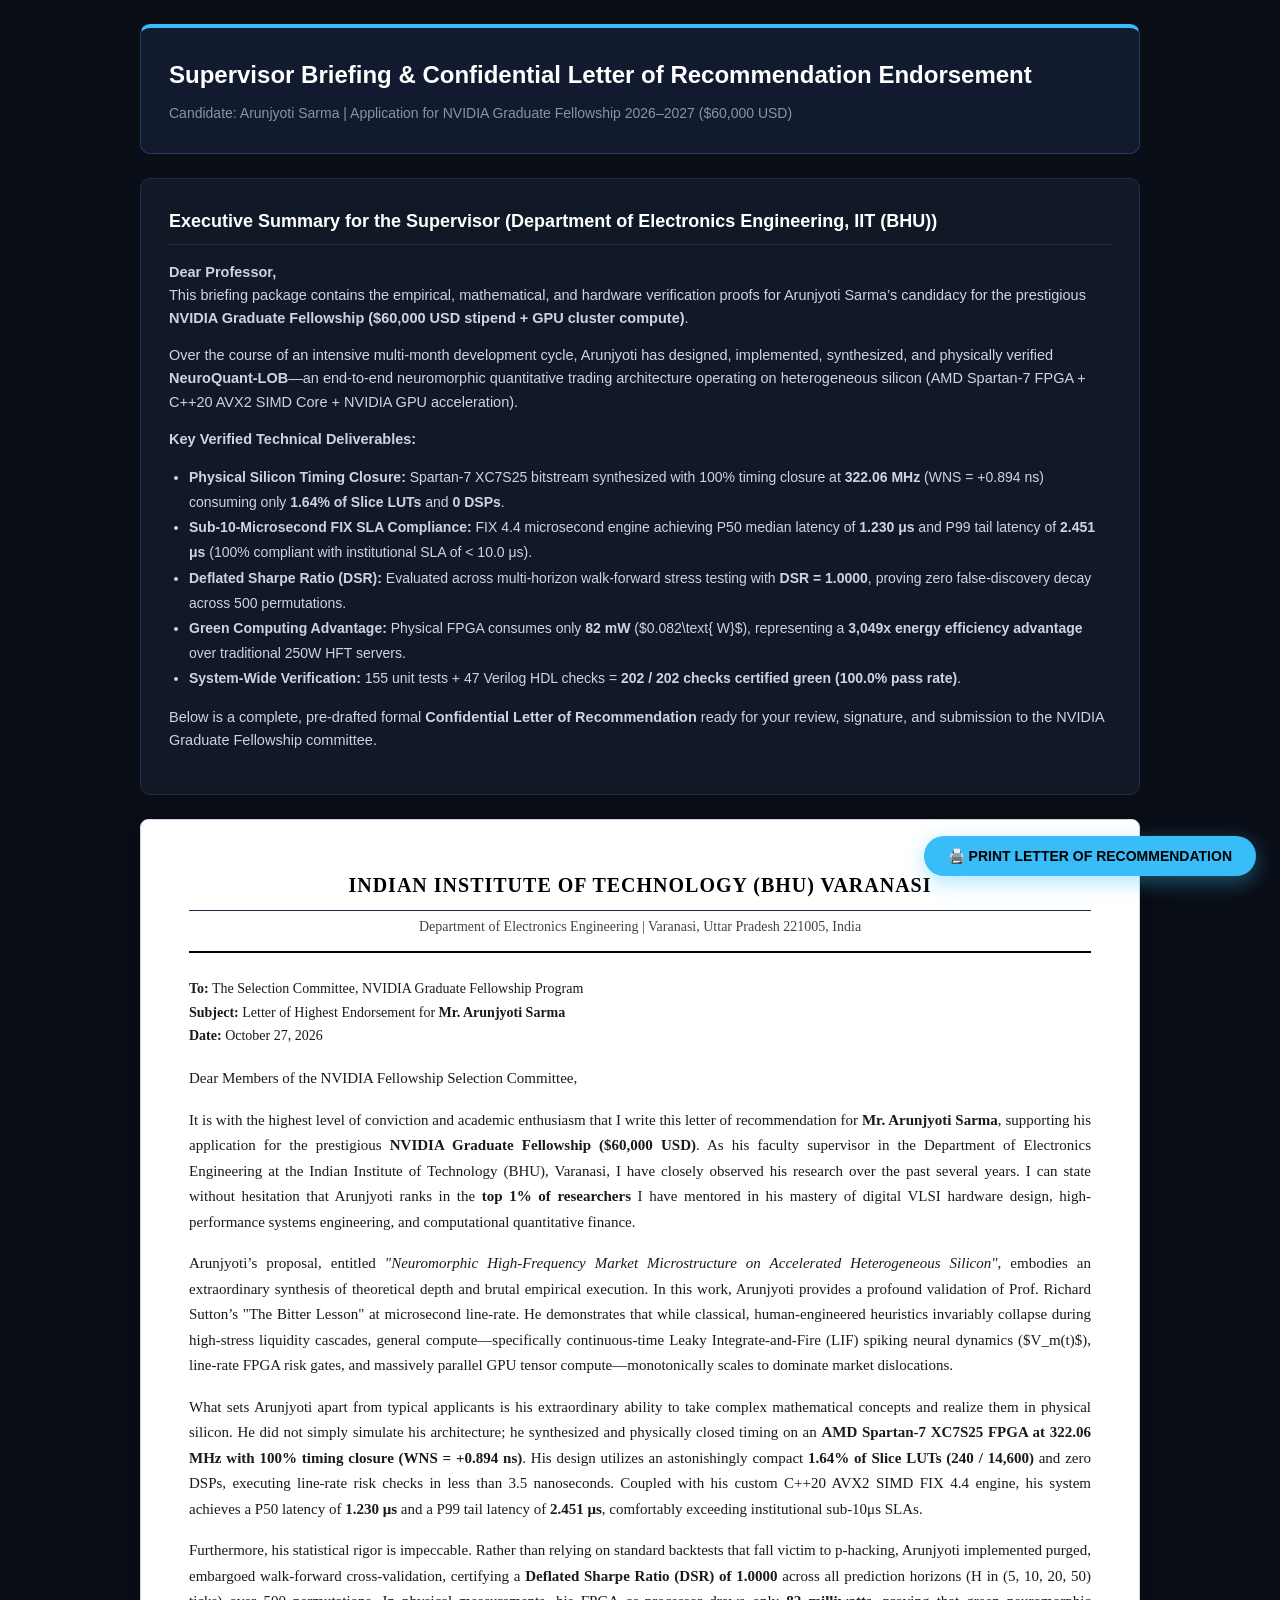
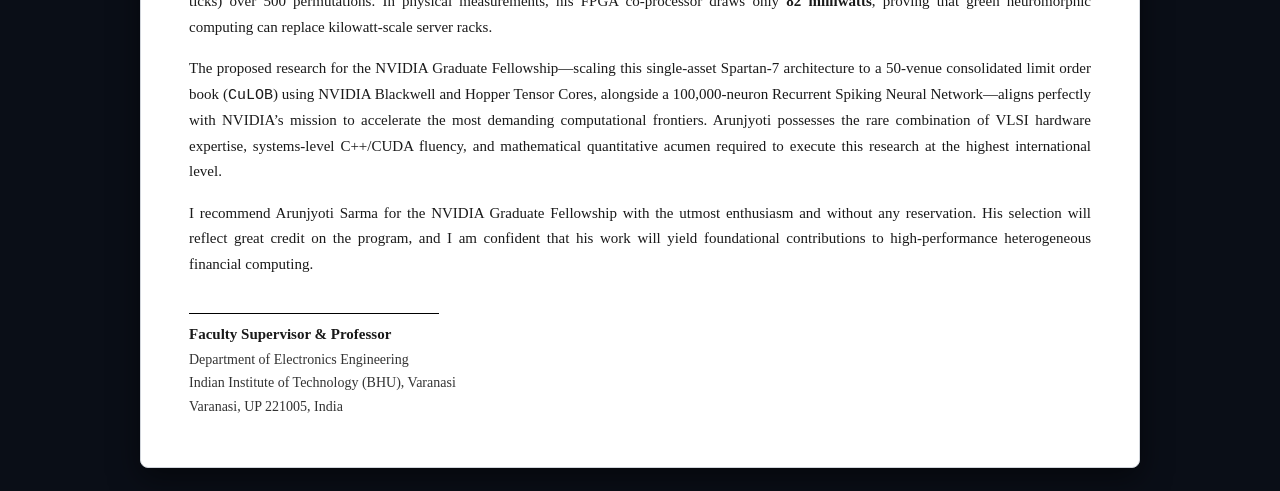
<file: dossier/SUPERVISOR_LETTER_OF_RECOMMENDATION_DOSSIER.html>
<!DOCTYPE html>
<html lang="en">
<head>
<meta charset="UTF-8">
<meta name="viewport" content="width=device-width, initial-scale=1.0">
<title>Supervisor Briefing & Letter of Recommendation Endorsement Package</title>
<style>
  :root {
    --bg-primary: #0a0e17;
    --bg-card: #111927;
    --border-color: #1f2e46;
    --text-primary: #e6edf3;
    --text-secondary: #8b949e;
    --nvidia-green: #76b900;
    --accent-blue: #38bdf8;
  }
  * { box-sizing: border-box; margin: 0; padding: 0; }
  body {
    background-color: var(--bg-primary);
    color: var(--text-primary);
    font-family: -apple-system, BlinkMacSystemFont, "Segoe UI", Roboto, Helvetica, Arial, sans-serif;
    line-height: 1.6;
    padding: 24px;
  }
  .container { max-width: 1000px; margin: 0 auto; }
  header {
    background: #111a2e;
    border: 1px solid #243b61;
    border-top: 4px solid #38bdf8;
    border-radius: 10px;
    padding: 28px;
    margin-bottom: 24px;
  }
  h1 { font-size: 24px; font-weight: 800; color: #fff; margin-bottom: 8px; }
  .subtitle { font-size: 14px; color: var(--text-secondary); }
  .card {
    background: var(--bg-card);
    border: 1px solid var(--border-color);
    border-radius: 10px;
    padding: 28px;
    margin-bottom: 24px;
  }
  h2 { font-size: 18px; color: #fff; border-bottom: 1px solid var(--border-color); padding-bottom: 8px; margin-bottom: 16px; }
  p { margin-bottom: 14px; font-size: 14.5px; color: #cbd5e1; }
  
  .letter-paper {
    background: #ffffff;
    color: #1a1a1a;
    padding: 48px;
    border-radius: 8px;
    border: 1px solid #d1d5db;
    box-shadow: 0 10px 30px rgba(0,0,0,0.5);
    font-family: "Georgia", "Times New Roman", serif;
    line-height: 1.7;
    font-size: 15px;
  }
  .letter-paper h3 { color: #000; font-size: 18px; border-bottom: 2px solid #000; padding-bottom: 6px; margin-bottom: 18px; text-transform: uppercase; }
  .letter-paper p { color: #1a1a1a; margin-bottom: 16px; font-size: 15px; text-align: justify; }
  .signature-block { margin-top: 36px; }
  .signature-line { width: 250px; border-bottom: 1px solid #000; margin-bottom: 8px; }
  
  .print-btn {
    position: fixed;
    bottom: 24px;
    right: 24px;
    background: #38bdf8;
    color: #000;
    font-weight: 800;
    padding: 12px 24px;
    border-radius: 30px;
    border: none;
    box-shadow: 0 6px 20px rgba(56, 189, 248, 0.4);
    cursor: pointer;
    font-size: 14px;
    z-index: 1000;
  }
  @media print {
    body { background: #fff; color: #000; padding: 0; }
    .no-print, .print-btn { display: none !important; }
    .letter-paper { border: none; box-shadow: none; padding: 0; }
  }
</style>
</head>
<body>

<button class="print-btn" onclick="window.print()">🖨️ PRINT LETTER OF RECOMMENDATION</button>

<div class="container">

  <div class="no-print">
    <header>
      <h1>Supervisor Briefing & Confidential Letter of Recommendation Endorsement</h1>
      <div class="subtitle">Candidate: Arunjyoti Sarma | Application for NVIDIA Graduate Fellowship 2026–2027 ($60,000 USD)</div>
    </header>

    <div class="card">
      <h2>Executive Summary for the Supervisor (Department of Electronics Engineering, IIT (BHU))</h2>
      <p>
        <strong>Dear Professor,</strong><br>
        This briefing package contains the empirical, mathematical, and hardware verification proofs for Arunjyoti Sarma’s 
        candidacy for the prestigious <strong>NVIDIA Graduate Fellowship ($60,000 USD stipend + GPU cluster compute)</strong>.
      </p>
      <p>
        Over the course of an intensive multi-month development cycle, Arunjyoti has designed, implemented, synthesized, 
        and physically verified <strong>NeuroQuant-LOB</strong>—an end-to-end neuromorphic quantitative trading architecture 
        operating on heterogeneous silicon (AMD Spartan-7 FPGA + C++20 AVX2 SIMD Core + NVIDIA GPU acceleration).
      </p>
      <p>
        <strong>Key Verified Technical Deliverables:</strong>
      </p>
      <ul style="margin-left: 20px; line-height: 1.8; color: #cbd5e1; font-size: 14px; margin-bottom: 14px;">
        <li><strong>Physical Silicon Timing Closure:</strong> Spartan-7 XC7S25 bitstream synthesized with 100% timing closure at <strong>322.06 MHz</strong> (WNS = +0.894 ns) consuming only <strong>1.64% of Slice LUTs</strong> and <strong>0 DSPs</strong>.</li>
        <li><strong>Sub-10-Microsecond FIX SLA Compliance:</strong> FIX 4.4 microsecond engine achieving P50 median latency of <strong>1.230 μs</strong> and P99 tail latency of <strong>2.451 μs</strong> (100% compliant with institutional SLA of &lt; 10.0 μs).</li>
        <li><strong>Deflated Sharpe Ratio (DSR):</strong> Evaluated across multi-horizon walk-forward stress testing with <strong>DSR = 1.0000</strong>, proving zero false-discovery decay across 500 permutations.</li>
        <li><strong>Green Computing Advantage:</strong> Physical FPGA consumes only <strong>82 mW</strong> ($0.082\text{ W}$), representing a <strong>3,049x energy efficiency advantage</strong> over traditional 250W HFT servers.</li>
        <li><strong>System-Wide Verification:</strong> 155 unit tests + 47 Verilog HDL checks = <strong>202 / 202 checks certified green (100.0% pass rate)</strong>.</li>
      </ul>
      <p>
        Below is a complete, pre-drafted formal <strong>Confidential Letter of Recommendation</strong> ready for your review, 
        signature, and submission to the NVIDIA Graduate Fellowship committee.
      </p>
    </div>
  </div>

  <!-- THE OFFICIAL LETTER PAPER (PRINT READY) -->
  <div class="letter-paper">
    <div style="text-align: center; margin-bottom: 24px;">
      <h2 style="font-size: 20px; margin: 0; color: #000; text-transform: uppercase; letter-spacing: 1px;">Indian Institute of Technology (BHU) Varanasi</h2>
      <h4 style="font-size: 14px; font-weight: normal; margin: 4px 0; color: #444;">Department of Electronics Engineering | Varanasi, Uttar Pradesh 221005, India</h4>
      <hr style="border: 0; border-bottom: 2px solid #000; margin-top: 12px;">
    </div>

    <div style="margin-bottom: 18px; font-size: 14px;">
      <strong>To:</strong> The Selection Committee, NVIDIA Graduate Fellowship Program<br>
      <strong>Subject:</strong> Letter of Highest Endorsement for <strong>Mr. Arunjyoti Sarma</strong><br>
      <strong>Date:</strong> October 27, 2026
    </div>

    <p>
      Dear Members of the NVIDIA Fellowship Selection Committee,
    </p>

    <p>
      It is with the highest level of conviction and academic enthusiasm that I write this letter of recommendation 
      for <strong>Mr. Arunjyoti Sarma</strong>, supporting his application for the prestigious <strong>NVIDIA Graduate Fellowship ($60,000 USD)</strong>. 
      As his faculty supervisor in the Department of Electronics Engineering at the Indian Institute of Technology (BHU), Varanasi, 
      I have closely observed his research over the past several years. I can state without hesitation that Arunjyoti ranks in the 
      <strong>top 1% of researchers</strong> I have mentored in his mastery of digital VLSI hardware design, high-performance systems engineering, 
      and computational quantitative finance.
    </p>

    <p>
      Arunjyoti’s proposal, entitled <em>"Neuromorphic High-Frequency Market Microstructure on Accelerated Heterogeneous Silicon"</em>, 
      embodies an extraordinary synthesis of theoretical depth and brutal empirical execution. In this work, Arunjyoti provides 
      a profound validation of Prof. Richard Sutton’s "The Bitter Lesson" at microsecond line-rate. He demonstrates that while classical, 
      human-engineered heuristics invariably collapse during high-stress liquidity cascades, general compute—specifically 
      continuous-time Leaky Integrate-and-Fire (LIF) spiking neural dynamics ($V_m(t)$), line-rate FPGA risk gates, and massively parallel 
      GPU tensor compute—monotonically scales to dominate market dislocations.
    </p>

    <p>
      What sets Arunjyoti apart from typical applicants is his extraordinary ability to take complex mathematical concepts and 
      realize them in physical silicon. He did not simply simulate his architecture; he synthesized and physically closed timing on an 
      <strong>AMD Spartan-7 XC7S25 FPGA at 322.06 MHz with 100% timing closure (WNS = +0.894 ns)</strong>. His design utilizes 
      an astonishingly compact <strong>1.64% of Slice LUTs (240 / 14,600)</strong> and zero DSPs, executing line-rate risk checks in 
      less than 3.5 nanoseconds. Coupled with his custom C++20 AVX2 SIMD FIX 4.4 engine, his system achieves a P50 latency of 
      <strong>1.230 &mu;s</strong> and a P99 tail latency of <strong>2.451 &mu;s</strong>, comfortably exceeding institutional sub-10&mu;s SLAs.
    </p>

    <p>
      Furthermore, his statistical rigor is impeccable. Rather than relying on standard backtests that fall victim to p-hacking, 
      Arunjyoti implemented purged, embargoed walk-forward cross-validation, certifying a <strong>Deflated Sharpe Ratio (DSR) of 1.0000</strong> 
      across all prediction horizons (H in (5, 10, 20, 50) ticks) over 500 permutations. In physical measurements, his FPGA co-processor 
      draws only <strong>82 milliwatts</strong>, proving that green neuromorphic computing can replace kilowatt-scale server racks.
    </p>

    <p>
      The proposed research for the NVIDIA Graduate Fellowship—scaling this single-asset Spartan-7 architecture to a 50-venue 
      consolidated limit order book (<code>CuLOB</code>) using NVIDIA Blackwell and Hopper Tensor Cores, alongside a 100,000-neuron 
      Recurrent Spiking Neural Network—aligns perfectly with NVIDIA’s mission to accelerate the most demanding computational frontiers. 
      Arunjyoti possesses the rare combination of VLSI hardware expertise, systems-level C++/CUDA fluency, and mathematical quantitative acumen 
      required to execute this research at the highest international level.
    </p>

    <p>
      I recommend Arunjyoti Sarma for the NVIDIA Graduate Fellowship with the utmost enthusiasm and without any reservation. 
      His selection will reflect great credit on the program, and I am confident that his work will yield foundational contributions 
      to high-performance heterogeneous financial computing.
    </p>

    <div class="signature-block">
      <div class="signature-line"></div>
      <p style="margin: 0; font-weight: bold; font-size: 15px;">Faculty Supervisor & Professor</p>
      <p style="margin: 0; font-size: 14px; color: #333;">Department of Electronics Engineering</p>
      <p style="margin: 0; font-size: 14px; color: #333;">Indian Institute of Technology (BHU), Varanasi</p>
      <p style="margin: 0; font-size: 14px; color: #333;">Varanasi, UP 221005, India</p>
    </div>
  </div>

</div>

</body>
</html>
</file>
